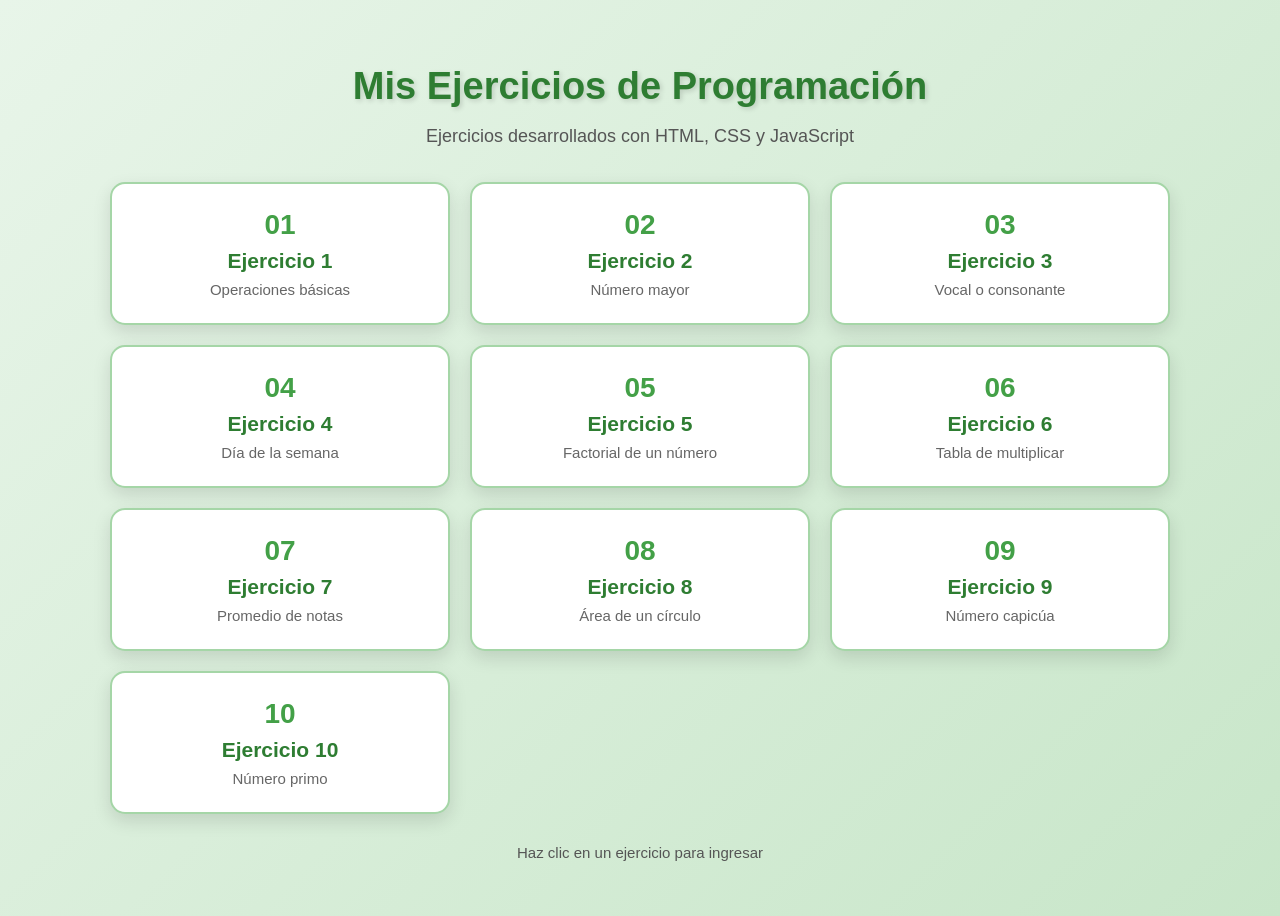
<file: index.html>
<html>
<head>
    <link rel="stylesheet" href="index.css">
</head>

<body>

    <div class="contenedor">

        <h1>Mis Ejercicios de Programación</h1>

        <p class="subtitulo">
            Ejercicios desarrollados con HTML, CSS y JavaScript
        </p>

        <div class="ejercicios">

            <a href="Ejercicio 1.html" class="ejercicio">
                <span>01</span>
                <h2>Ejercicio 1</h2>
                <p>Operaciones básicas</p>
            </a>

            <a href="Ejercicio 2.html" class="ejercicio">
                <span>02</span>
                <h2>Ejercicio 2</h2>
                <p>Número mayor</p>
            </a>

            <a href="Ejercicio 3.html" class="ejercicio">
                <span>03</span>
                <h2>Ejercicio 3</h2>
                <p>Vocal o consonante</p>
            </a>

            <a href="Ejercicio 4.html" class="ejercicio">
                <span>04</span>
                <h2>Ejercicio 4</h2>
                <p>Día de la semana</p>
            </a>

            <a href="Ejercicio 5.html" class="ejercicio">
                <span>05</span>
                <h2>Ejercicio 5</h2>
                <p>Factorial de un número</p>
            </a>

            <a href="Ejercicio 6.html" class="ejercicio">
                <span>06</span>
                <h2>Ejercicio 6</h2>
                <p>Tabla de multiplicar</p>
            </a>

            <a href="Ejercicio 7.html" class="ejercicio">
                <span>07</span>
                <h2>Ejercicio 7</h2>
                <p>Promedio de notas</p>
            </a>

            <a href="Ejercicio 8.html" class="ejercicio">
                <span>08</span>
                <h2>Ejercicio 8</h2>
                <p>Área de un círculo</p>
            </a>

            <a href="Ejercicio 9.html" class="ejercicio">
                <span>09</span>
                <h2>Ejercicio 9</h2>
                <p>Número capicúa</p>
            </a>

            <a href="Ejercicio 10.html" class="ejercicio">
                <span>10</span>
                <h2>Ejercicio 10</h2>
                <p>Número primo</p>
            </a>

        </div>

        <p class="pie">
            Haz clic en un ejercicio para ingresar
        </p>

    </div>

</body>
</html>
</file>
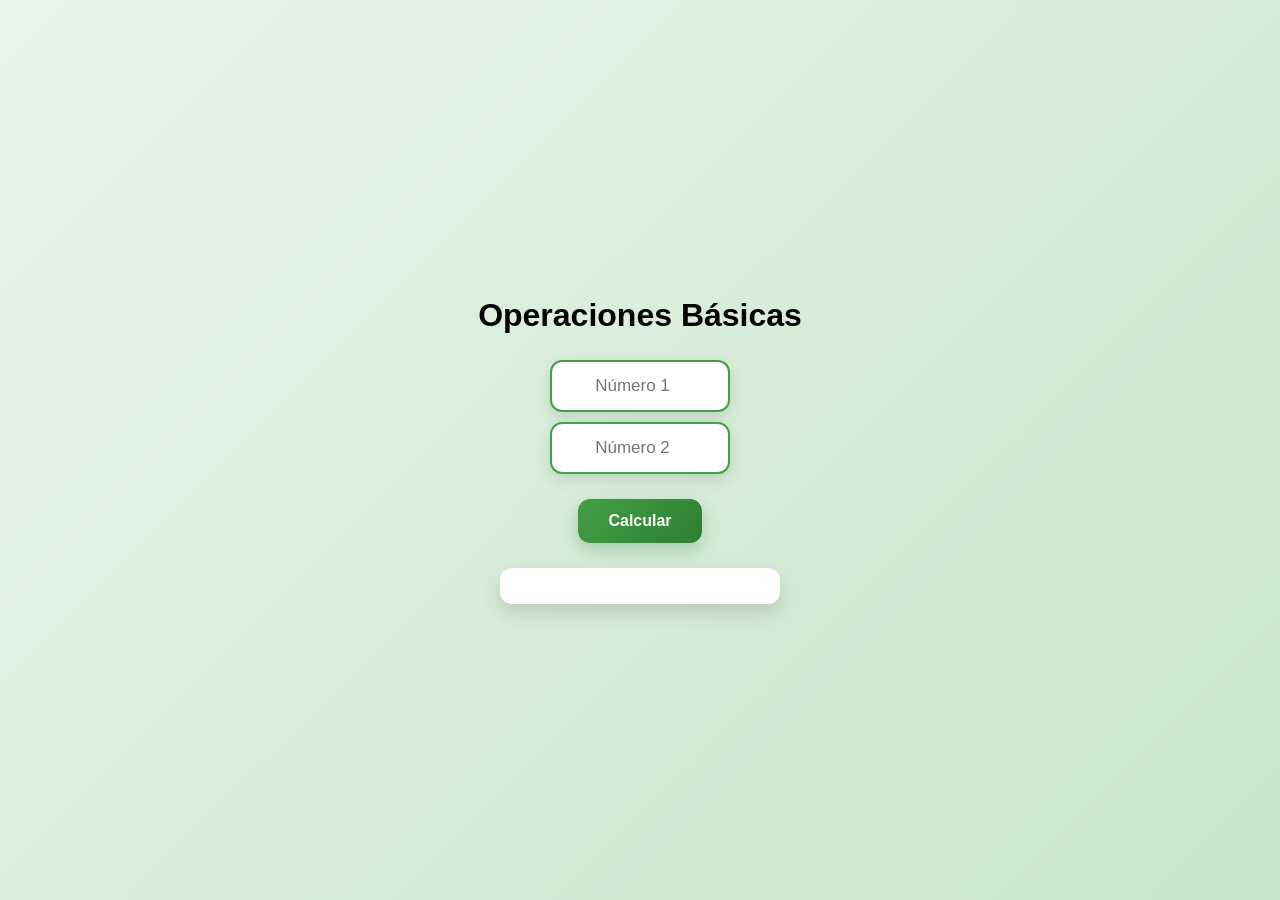
<file: Ejercicio 1.html>
<html>
<head>
    <link rel="stylesheet" href="Ejercicio 1.css">
</head>

<body>

    <h1>Operaciones Básicas</h1>

    <input id="numero1" type="number" placeholder="Número 1">
    <input id="numero2" type="number" placeholder="Número 2">

    <button onclick="calcular()">Calcular</button>

    <p id="resultado"></p>

    <script src="Ejercicio 1.js"></script>

</body>
</html>
</file>
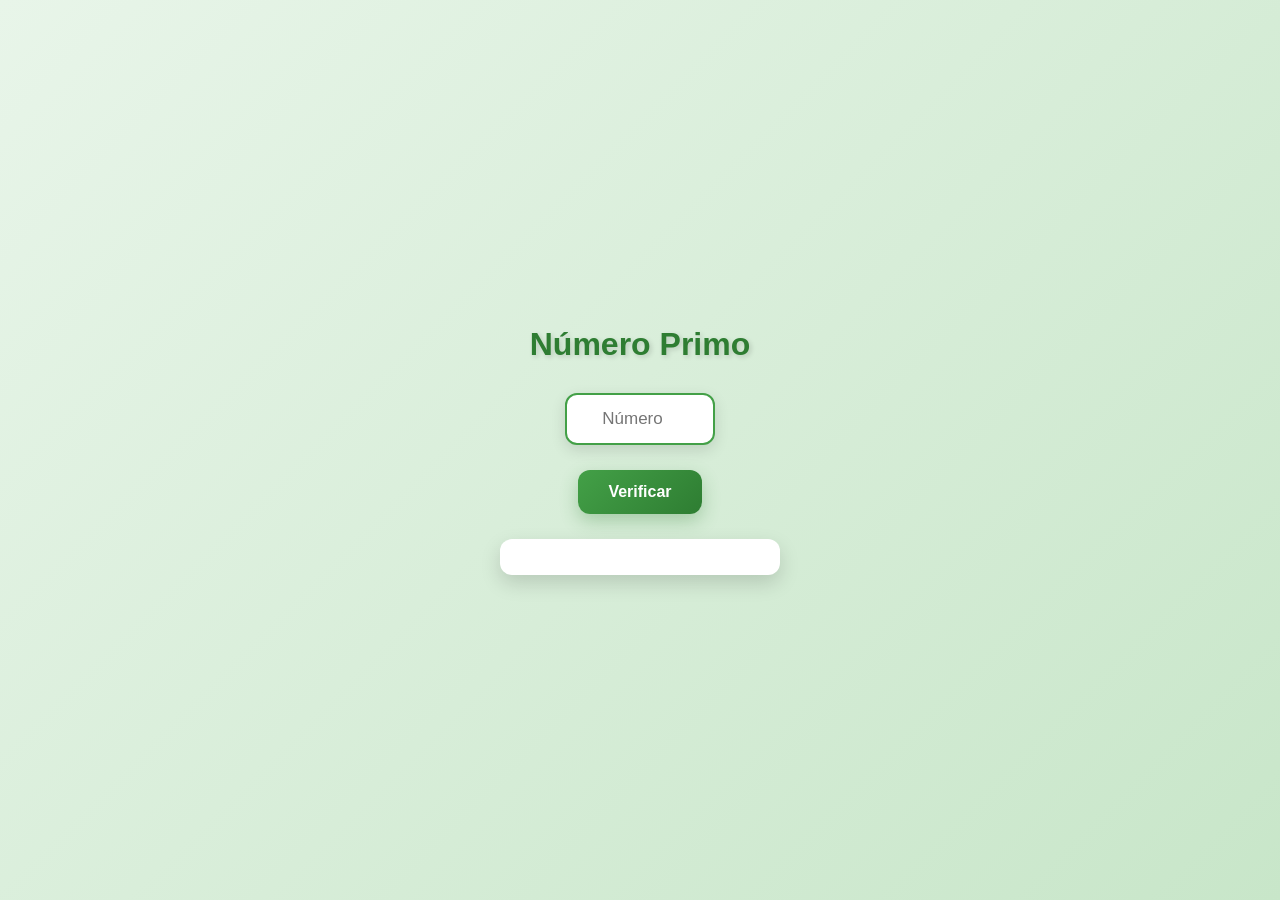
<file: Ejercicio 10.html>
<html>
<head>
    <link rel="stylesheet" href="Ejercicio 10.css">
</head>

<body>

    <h1>Número Primo</h1>

    <input id="numero" type="number" placeholder="Número">

    <button onclick="verificarPrimo()">Verificar</button>

    <p id="resultado"></p>

    <script src="Ejercicio 10.js"></script>

</body>
</html>
</file>
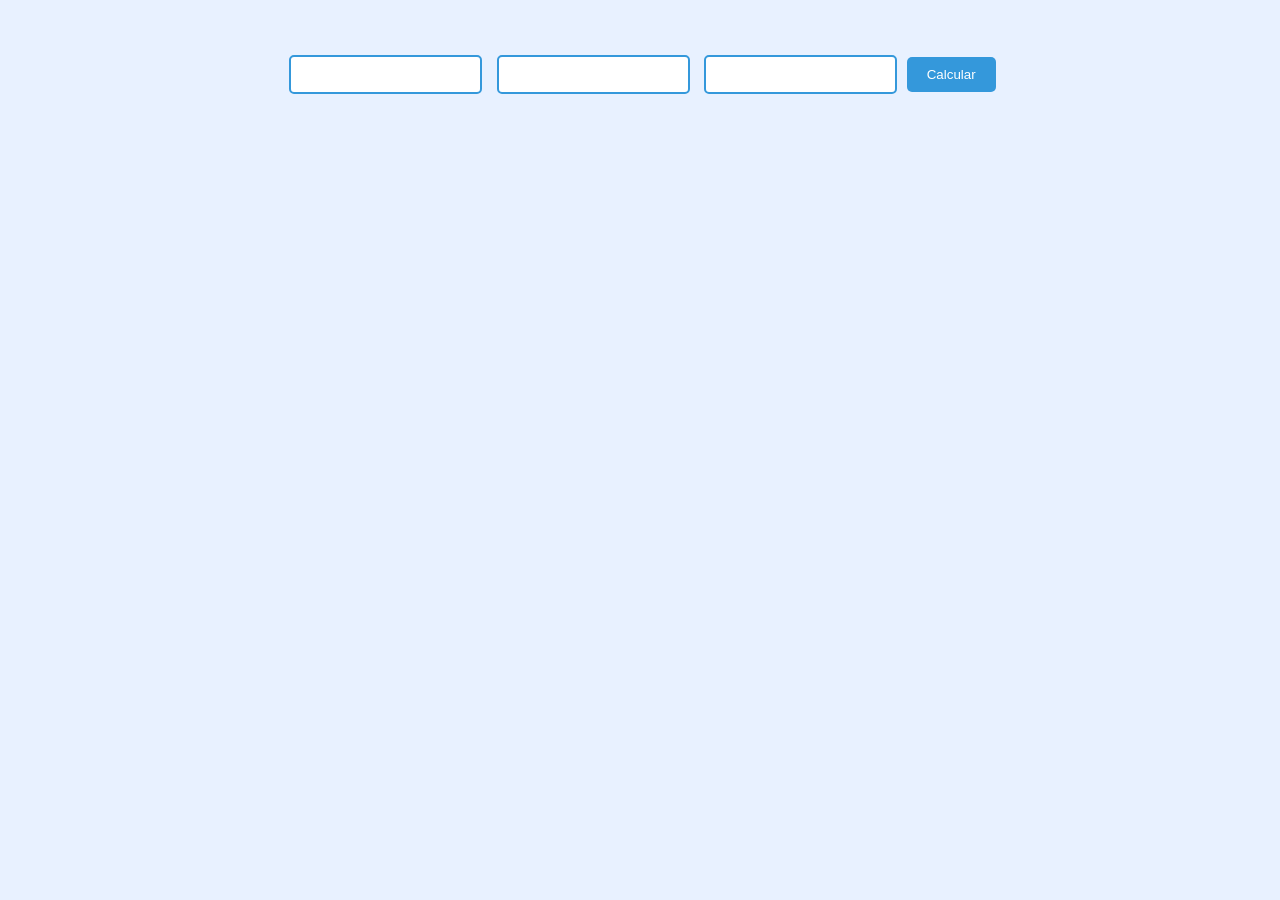
<file: Ejercicio 2.html>
<html>
<head>
    <link rel="stylesheet" href="Ejercicio 2.css">
</head>

<body>

    <input id="numero1" type="number">
    <input id="numero2" type="number">
    <input id="numero3" type="number">

    <button onclick="mayorNumero()">Calcular</button>

    <p id="resultado"></p>

    <script src="Ejercicio 2.js"></script>

</body>
</html>
</file>
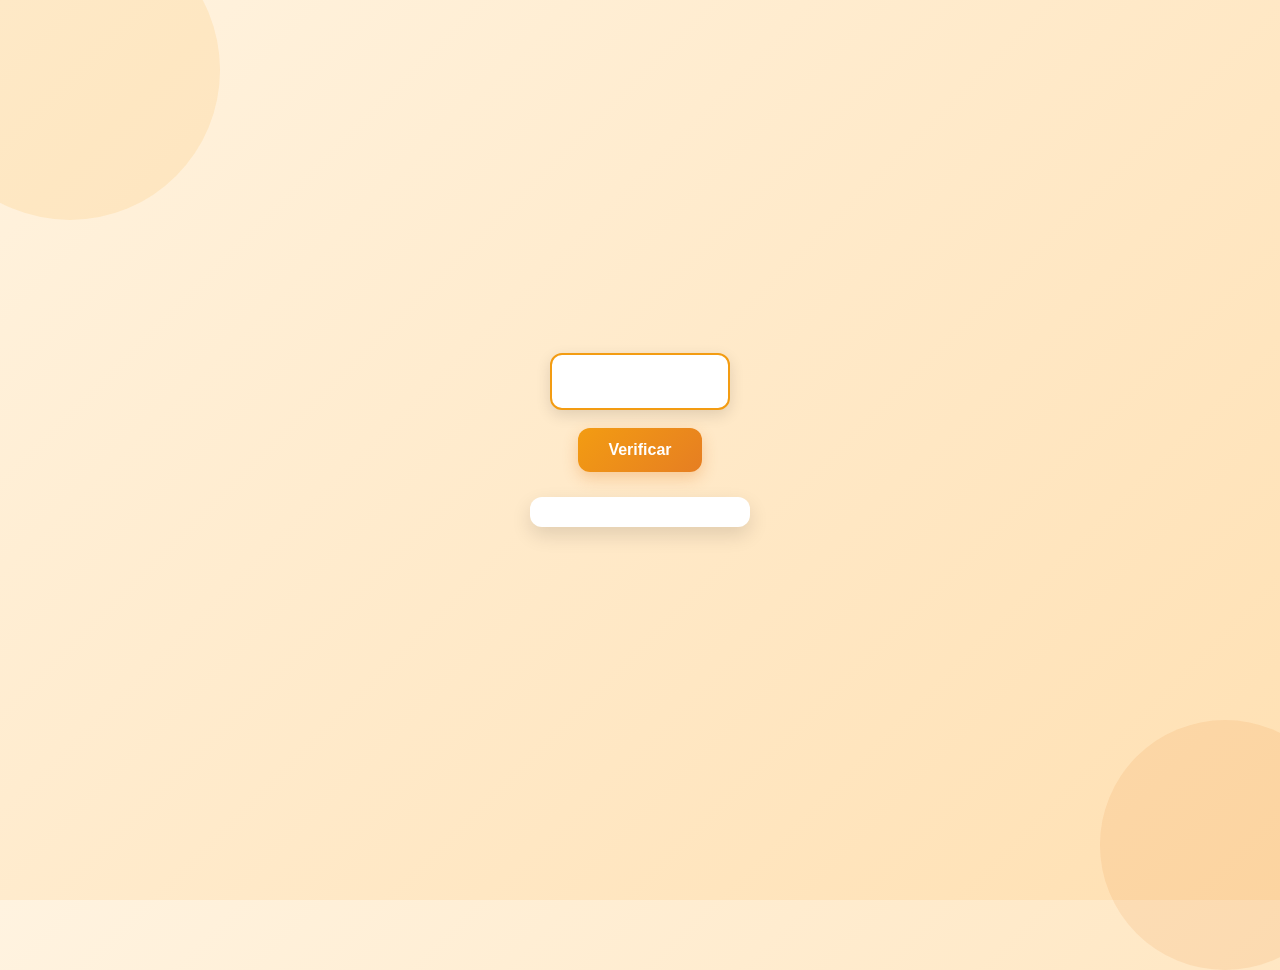
<file: Ejercicio 3.html>
<html>
<head>
    <link rel="stylesheet" href="Ejercicio 3.css">
</head>

<body>
    <input id="letra" type="text">
    <button onclick="verificar()">Verificar</button>
    <p id="resultado"></p>
    <script src="Ejercicio 3.js"></script>
</body>
</html>
</file>
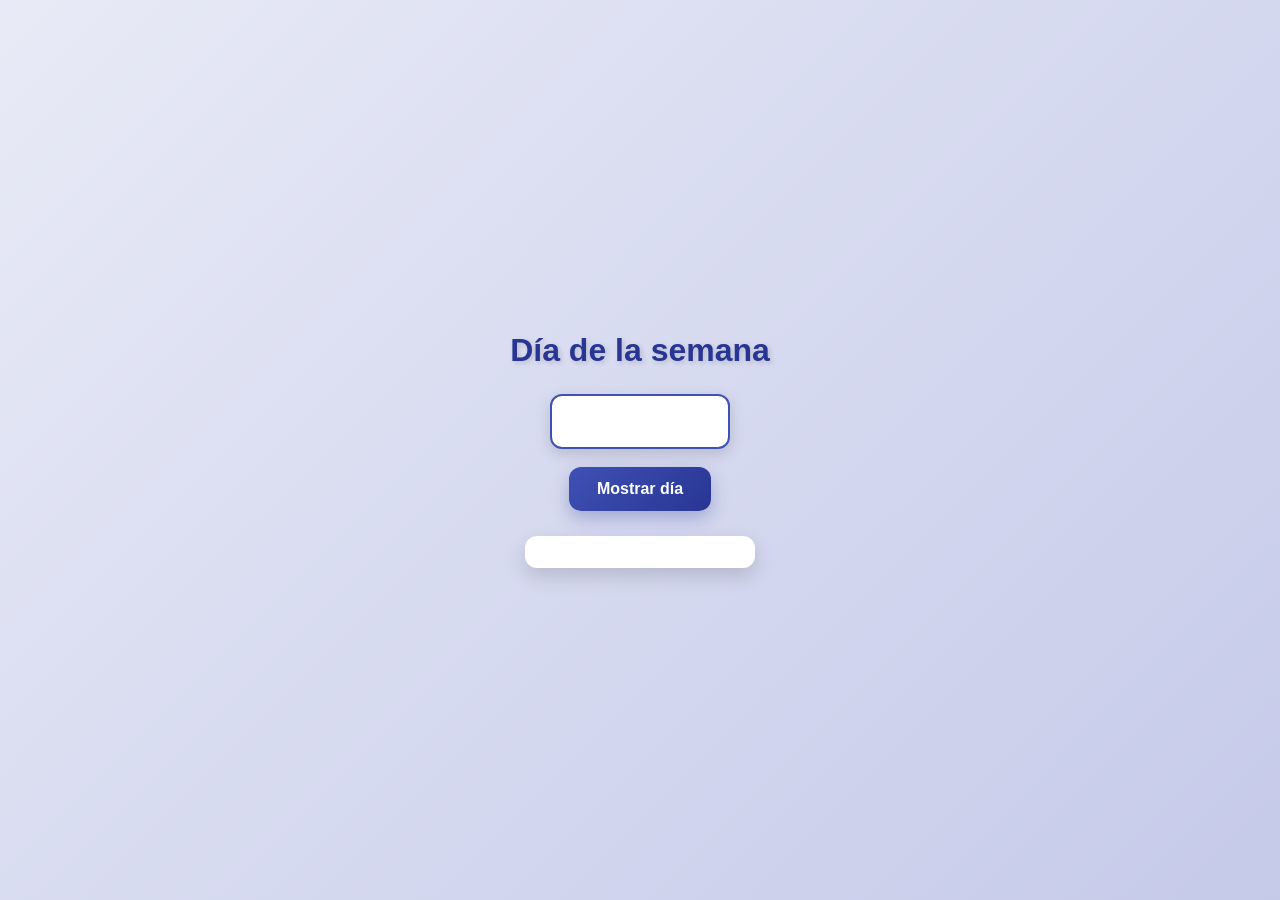
<file: Ejercicio 4.html>
<html>
<head>
    <link rel="stylesheet" href="Ejercicio 4.css">
</head>

<body>

    <h1>Día de la semana</h1>

    <input id="dia" type="number">

    <button onclick="mostrarDia()">Mostrar día</button>

    <p id="resultado"></p>

    <script src="Ejercicio 4.js"></script>

</body>
</html>
</file>
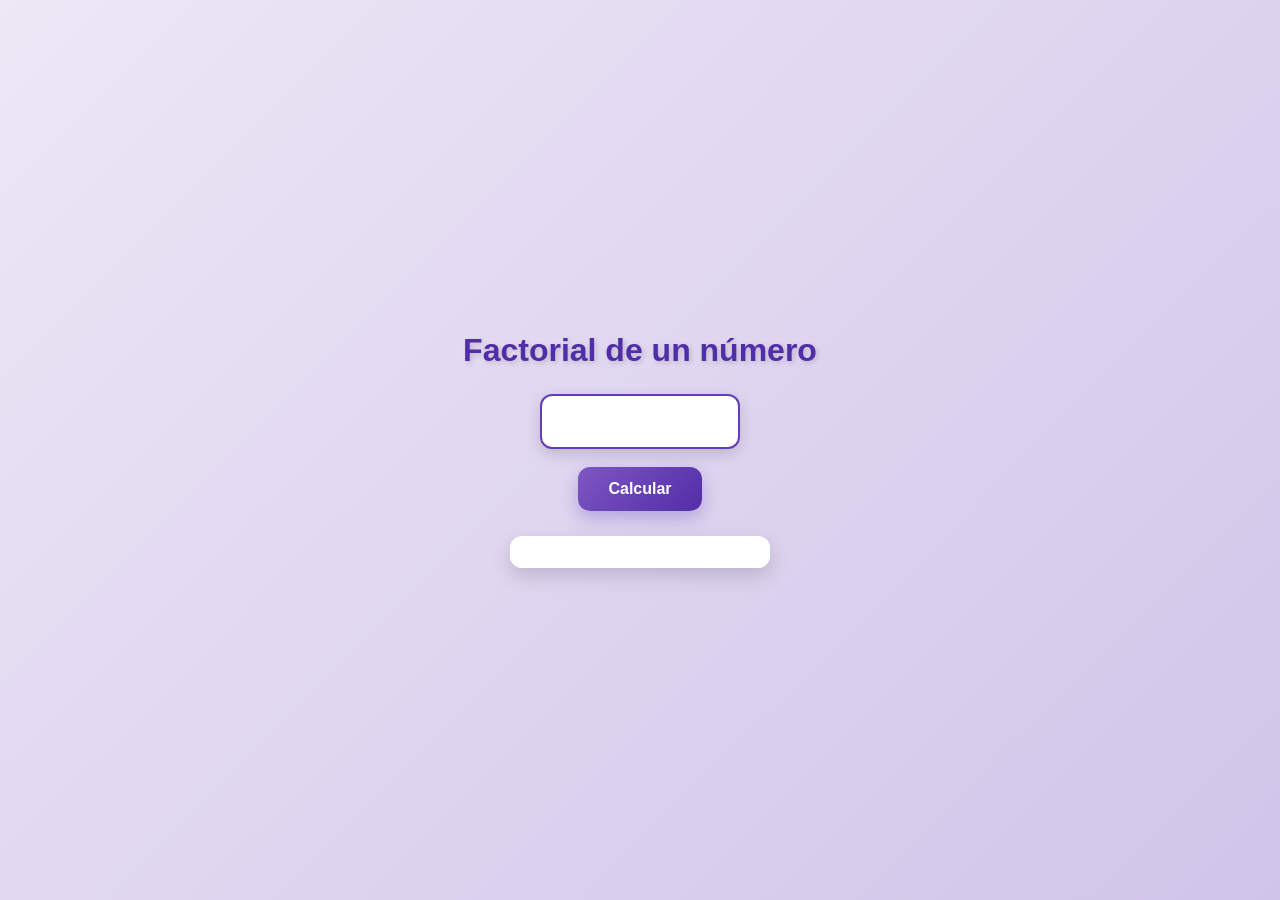
<file: Ejercicio 5.html>
<html>
<head>
    <link rel="stylesheet" href="Ejercicio 5.css">
</head>

<body>

    <h1>Factorial de un número</h1>

    <input id="numero" type="number">

    <button onclick="calcularFactorial()">Calcular</button>

    <p id="resultado"></p>

    <script src="Ejercicio 5.js"></script>

</body>
</html>
</file>
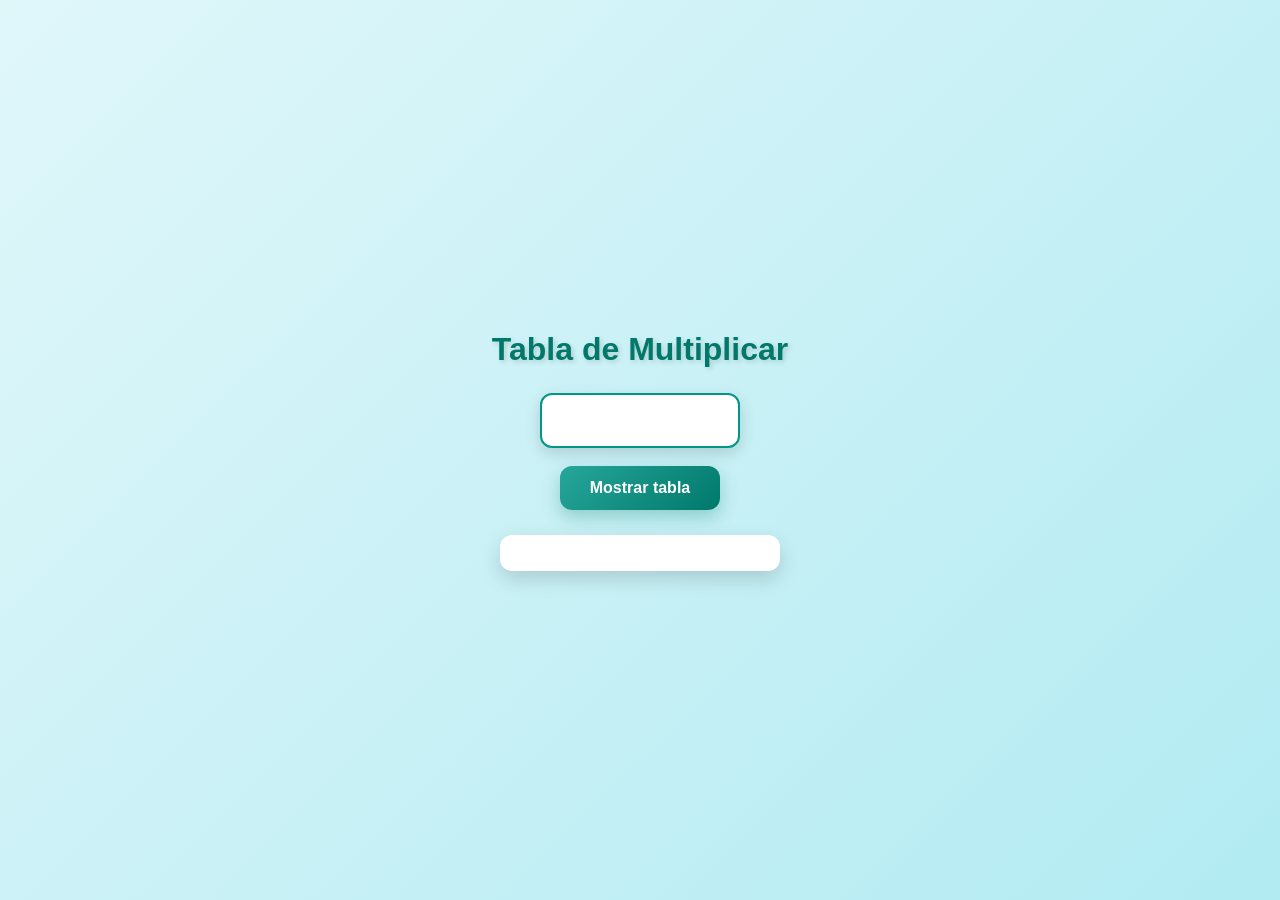
<file: Ejercicio 6.html>
<html>
<head>
    <link rel="stylesheet" href="Ejercicio 6.css">
</head>

<body>

    <h1>Tabla de Multiplicar</h1>

    <input id="numero" type="number">

    <button onclick="mostrarTabla()">Mostrar tabla</button>

    <p id="resultado"></p>

    <script src="Ejercicio 6.js"></script>

</body>
</html>
</file>
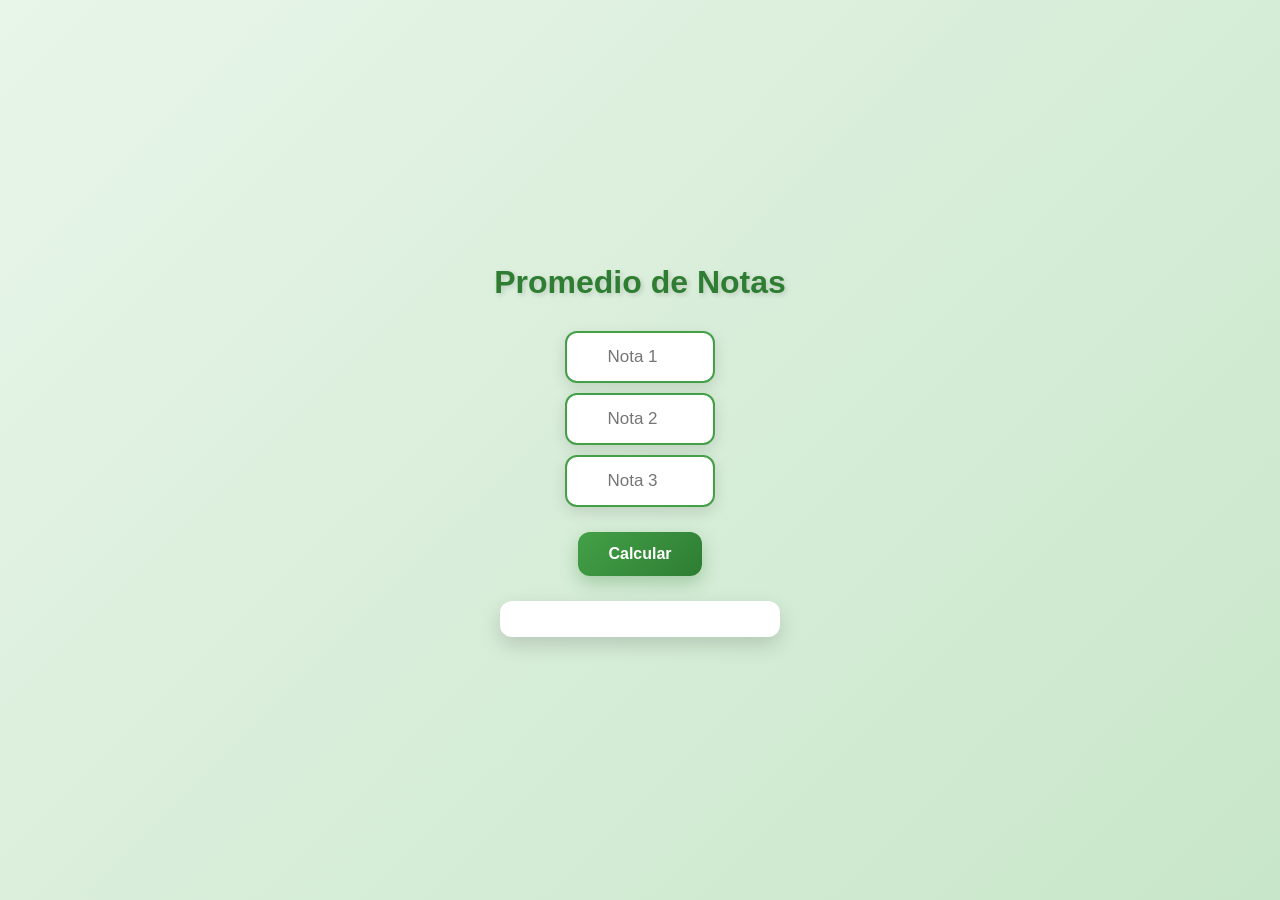
<file: Ejercicio 7.html>
<html>
<head>
    <link rel="stylesheet" href="Ejercicio 7.css">
</head>

<body>

    <h1>Promedio de Notas</h1>

    <input id="nota1" type="number" placeholder="Nota 1">
    <input id="nota2" type="number" placeholder="Nota 2">
    <input id="nota3" type="number" placeholder="Nota 3">

    <button onclick="calcularPromedio()">Calcular</button>

    <p id="resultado"></p>

    <script src="Ejercicio 7.js"></script>

</body>
</html>
</file>
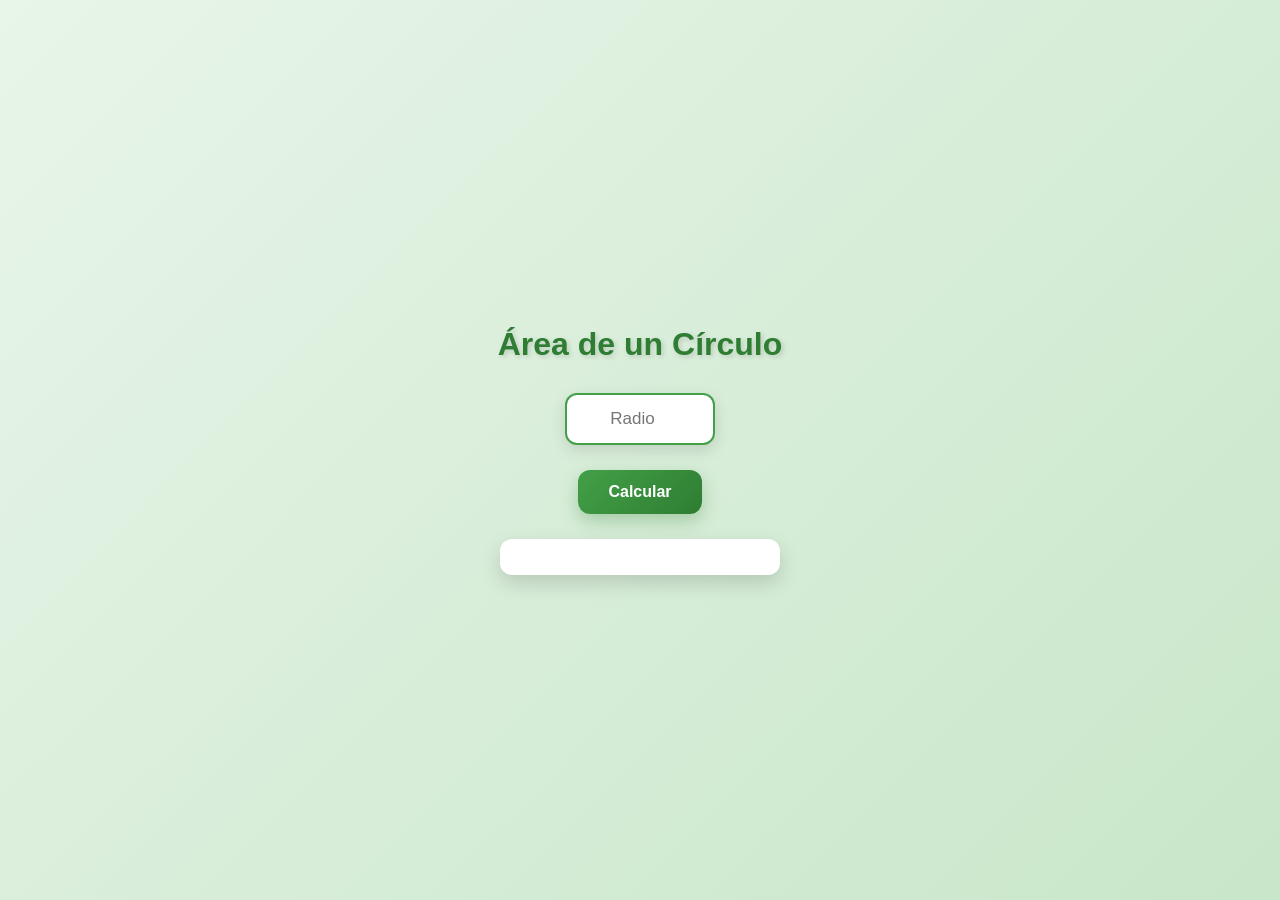
<file: Ejercicio 8.html>
<html>
<head>
    <link rel="stylesheet" href="Ejercicio 8.css">
</head>

<body>

    <h1>Área de un Círculo</h1>

    <input id="radio" type="number" placeholder="Radio">

    <button onclick="calcularArea()">Calcular</button>

    <p id="resultado"></p>

    <script src="Ejercicio 8.js"></script>

</body>
</html>
</file>
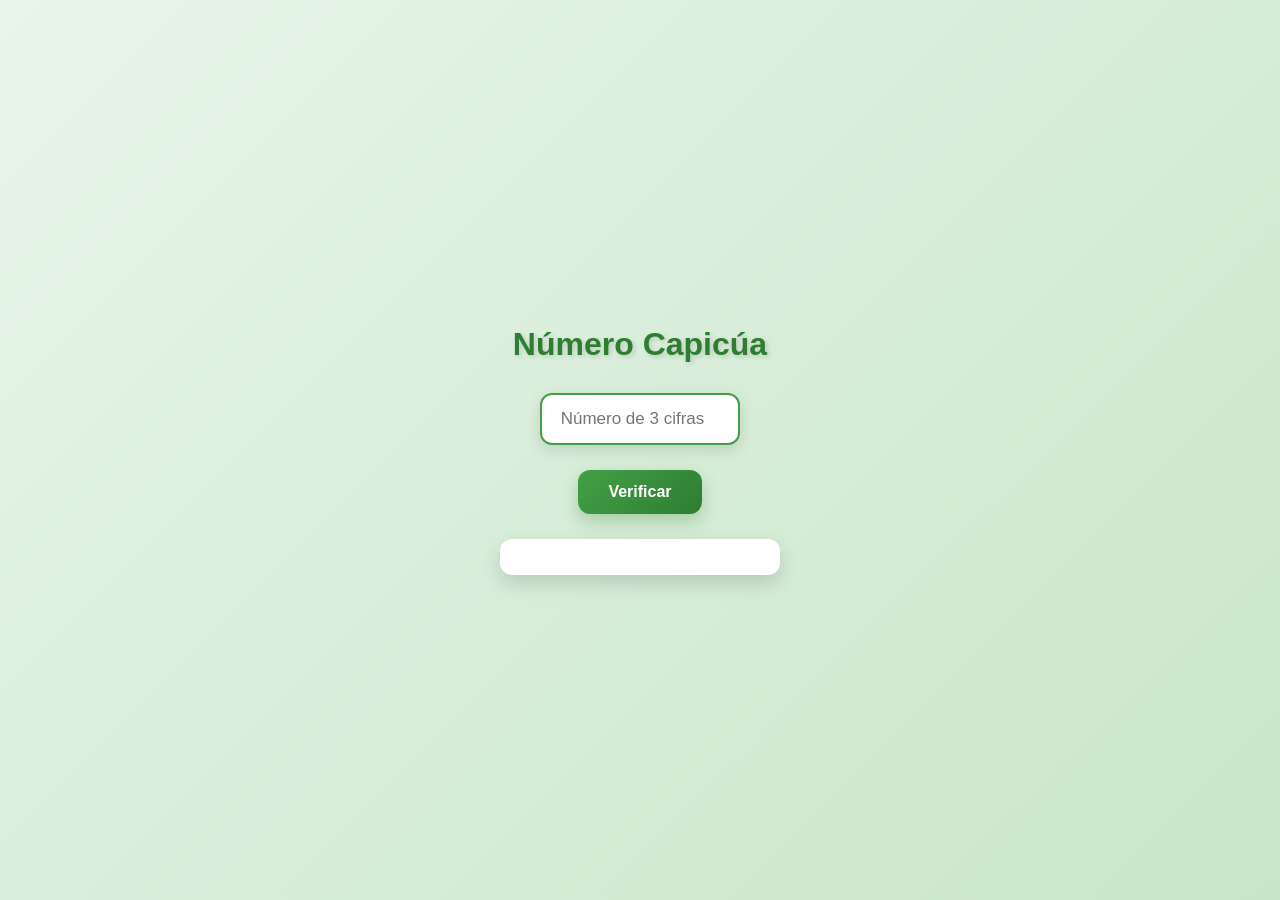
<file: Ejercicio 9.html>
<html>
<head>
    <link rel="stylesheet" href="Ejercicio 9.css">
</head>

<body>

    <h1>Número Capicúa</h1>

    <input id="numero" type="number" placeholder="Número de 3 cifras">

    <button onclick="verificarCapicua()">Verificar</button>

    <p id="resultado"></p>

    <script src="Ejercicio 9.js"></script>

</body>
</html>
</file>
<file: index.css>
* {
    box-sizing: border-box;
}

body {
    margin: 0;
    min-height: 100vh;
    font-family: Arial, sans-serif;
    background: linear-gradient(135deg, #e8f5e9, #c8e6c9);
    display: flex;
    justify-content: center;
    align-items: center;
}

.contenedor {
    width: 90%;
    max-width: 1100px;
    text-align: center;
    padding: 40px 20px;
}

h1 {
    color: #2e7d32;
    font-size: 38px;
    margin-bottom: 10px;
    text-shadow: 2px 2px 5px rgba(0, 0, 0, 0.15);
}

.subtitulo {
    color: #555;
    font-size: 18px;
    margin-bottom: 35px;
}

.ejercicios {
    display: grid;
    grid-template-columns: repeat(3, 1fr);
    gap: 20px;
}

.ejercicio {
    text-decoration: none;
    background-color: white;
    padding: 25px 20px;
    border-radius: 15px;
    border: 2px solid #a5d6a7;
    box-shadow: 0 7px 18px rgba(0, 0, 0, 0.12);
    transition: 0.3s;
}

.ejercicio span {
    display: block;
    color: #43a047;
    font-size: 28px;
    font-weight: bold;
    margin-bottom: 8px;
}

.ejercicio h2 {
    color: #2e7d32;
    font-size: 21px;
    margin: 5px 0;
}

.ejercicio p {
    color: #666;
    font-size: 15px;
    margin: 8px 0 0;
}

.ejercicio:hover {
    transform: translateY(-7px);
    border-color: #43a047;
    box-shadow: 0 12px 25px rgba(46, 125, 50, 0.25);
    background-color: #f1f8f2;
}

.pie {
    margin-top: 30px;
    color: #555;
    font-size: 15px;
}

@media (max-width: 750px) {

    .ejercicios {
        grid-template-columns: repeat(2, 1fr);
    }

    h1 {
        font-size: 30px;
    }
}

@media (max-width: 500px) {

    .ejercicios {
        grid-template-columns: 1fr;
    }

    h1 {
        font-size: 26px;
    }
}
</file>
<file: Ejercicio 1.css>
* {
    box-sizing: border-box;
}

body {
    margin: 0;
    min-height: 100vh;
    font-family: Arial, sans-serif;
    background: linear-gradient(135deg, #e8f5e9, #c8e6c9);
    display: flex;
    flex-direction: column;
    justify-content: center;
    align-items: center;
}

input {
    width: 180px;
    padding: 14px;
    margin: 5px;
    text-align: center;
    font-size: 17px;
    border: 2px solid #43a047;
    border-radius: 12px;
    outline: none;
    background-color: white;
    box-shadow: 0 5px 15px rgba(0, 0, 0, 0.12);
}

input:focus {
    border-color: #2e7d32;
    box-shadow: 0 0 12px rgba(46, 125, 50, 0.4);
}

button {
    margin-top: 20px;
    padding: 13px 30px;
    font-size: 16px;
    font-weight: bold;
    color: white;
    background: linear-gradient(135deg, #43a047, #2e7d32);
    border: none;
    border-radius: 12px;
    cursor: pointer;
    box-shadow: 0 7px 18px rgba(46, 125, 50, 0.3);
    transition: 0.3s;
}

button:hover {
    transform: translateY(-3px);
    box-shadow: 0 10px 22px rgba(46, 125, 50, 0.4);
}

p {
    min-width: 280px;
    padding: 18px 25px;
    margin-top: 25px;
    background-color: white;
    color: #2e7d32;
    font-size: 20px;
    font-weight: bold;
    text-align: center;
    line-height: 1.7;
    border-radius: 12px;
    box-shadow: 0 8px 20px rgba(0, 0, 0, 0.15);
}
</file>
<file: Ejercicio 10.css>
* {
    box-sizing: border-box;
}

body {
    margin: 0;
    min-height: 100vh;
    font-family: Arial, sans-serif;
    background: linear-gradient(135deg, #e8f5e9, #c8e6c9);
    display: flex;
    flex-direction: column;
    justify-content: center;
    align-items: center;
}

h1 {
    color: #2e7d32;
    font-size: 32px;
    margin-bottom: 25px;
    text-shadow: 2px 2px 5px rgba(0, 0, 0, 0.15);
}

input {
    width: 150px;
    padding: 14px;
    margin: 5px;
    text-align: center;
    font-size: 17px;
    border: 2px solid #43a047;
    border-radius: 12px;
    outline: none;
    background-color: white;
    box-shadow: 0 5px 15px rgba(0, 0, 0, 0.12);
}

input:focus {
    border-color: #2e7d32;
    box-shadow: 0 0 12px rgba(46, 125, 50, 0.4);
}

button {
    margin-top: 20px;
    padding: 13px 30px;
    font-size: 16px;
    font-weight: bold;
    color: white;
    background: linear-gradient(135deg, #43a047, #2e7d32);
    border: none;
    border-radius: 12px;
    cursor: pointer;
    box-shadow: 0 7px 18px rgba(46, 125, 50, 0.3);
    transition: 0.3s;
}

button:hover {
    transform: translateY(-3px);
    box-shadow: 0 10px 22px rgba(46, 125, 50, 0.4);
}

p {
    min-width: 280px;
    padding: 18px 25px;
    margin-top: 25px;
    background-color: white;
    color: #2e7d32;
    font-size: 21px;
    font-weight: bold;
    text-align: center;
    line-height: 1.7;
    border-radius: 12px;
    box-shadow: 0 8px 20px rgba(0, 0, 0, 0.15);
}
</file>
<file: Ejercicio 2.css>
body {
    font-family: Arial;
    text-align: center;
    margin-top: 50px;
    background-color: #e8f1ff;
}

input {
    padding: 10px;
    margin: 5px;
    border: 2px solid #3498db;
    border-radius: 5px;
}

button {
    padding: 10px 20px;
    background-color: #3498db;
    color: white;
    border: none;
    border-radius: 5px;
    cursor: pointer;
}

button:hover {
    background-color: #217dbb;
}

p {
    font-size: 20px;
    color: #1f4e79;
    font-weight: bold;
}
</file>
<file: Ejercicio 3.css>
* {
    box-sizing: border-box;
}

body {
    margin: 0;
    min-height: 100vh;
    font-family: Arial, sans-serif;
    background: linear-gradient(135deg, #fff3e0, #ffe0b2);
    display: flex;
    justify-content: center;
    align-items: center;
}

body::before {
    content: "";
    position: absolute;
    width: 300px;
    height: 300px;
    background: #f39c12;
    border-radius: 50%;
    opacity: 0.12;
    top: -80px;
    left: -80px;
}

body::after {
    content: "";
    position: absolute;
    width: 250px;
    height: 250px;
    background: #e67e22;
    border-radius: 50%;
    opacity: 0.12;
    bottom: -70px;
    right: -70px;
}

body {
    flex-direction: column;
}

input {
    width: 180px;
    padding: 15px;
    font-size: 20px;
    text-align: center;
    border: 2px solid #f39c12;
    border-radius: 12px;
    outline: none;
    background-color: white;
    box-shadow: 0 5px 15px rgba(0, 0, 0, 0.12);
    transition: 0.3s;
}

input:focus {
    border-color: #e67e22;
    box-shadow: 0 0 10px rgba(243, 156, 18, 0.4);
    transform: scale(1.03);
}

button {
    margin-top: 18px;
    padding: 13px 30px;
    font-size: 16px;
    font-weight: bold;
    color: white;
    background: linear-gradient(135deg, #f39c12, #e67e22);
    border: none;
    border-radius: 12px;
    cursor: pointer;
    box-shadow: 0 6px 15px rgba(230, 126, 34, 0.3);
    transition: 0.3s;
}

button:hover {
    transform: translateY(-3px);
    box-shadow: 0 9px 20px rgba(230, 126, 34, 0.4);
}

button:active {
    transform: scale(0.97);
}

p {
    min-width: 220px;
    padding: 15px 25px;
    margin-top: 25px;
    background-color: white;
    color: #a55d00;
    font-size: 21px;
    font-weight: bold;
    border-radius: 12px;
    box-shadow: 0 8px 20px rgba(0, 0, 0, 0.12);
}
</file>
<file: Ejercicio 4.css>
* {
    box-sizing: border-box;
}

body {
    margin: 0;
    min-height: 100vh;
    font-family: Arial, sans-serif;
    background: linear-gradient(135deg, #e8eaf6, #c5cae9);
    display: flex;
    flex-direction: column;
    justify-content: center;
    align-items: center;
}

h1 {
    color: #283593;
    font-size: 32px;
    margin-bottom: 25px;
    text-shadow: 2px 2px 5px rgba(0, 0, 0, 0.15);
}

input {
    width: 180px;
    padding: 14px;
    text-align: center;
    font-size: 20px;
    border: 2px solid #3f51b5;
    border-radius: 12px;
    outline: none;
    background-color: white;
    box-shadow: 0 5px 15px rgba(0, 0, 0, 0.15);
}

input:focus {
    border-color: #283593;
    box-shadow: 0 0 12px rgba(63, 81, 181, 0.4);
}

button {
    margin-top: 18px;
    padding: 13px 28px;
    font-size: 16px;
    font-weight: bold;
    color: white;
    background: linear-gradient(135deg, #3f51b5, #283593);
    border: none;
    border-radius: 12px;
    cursor: pointer;
    box-shadow: 0 7px 18px rgba(40, 53, 147, 0.3);
    transition: 0.3s;
}

button:hover {
    transform: translateY(-3px);
    box-shadow: 0 10px 22px rgba(40, 53, 147, 0.4);
}

p {
    min-width: 230px;
    padding: 16px 25px;
    margin-top: 25px;
    background-color: white;
    color: #283593;
    text-align: center;
    font-size: 22px;
    font-weight: bold;
    border-radius: 12px;
    box-shadow: 0 8px 20px rgba(0, 0, 0, 0.15);
}
</file>
<file: Ejercicio 5.css>
* {
    box-sizing: border-box;
}

body {
    margin: 0;
    min-height: 100vh;
    font-family: Arial, sans-serif;
    background: linear-gradient(135deg, #ede7f6, #d1c4e9);
    display: flex;
    flex-direction: column;
    justify-content: center;
    align-items: center;
}

h1 {
    color: #512da8;
    font-size: 32px;
    margin-bottom: 25px;
    text-shadow: 2px 2px 5px rgba(0, 0, 0, 0.15);
}

input {
    width: 200px;
    padding: 14px;
    text-align: center;
    font-size: 20px;
    border: 2px solid #673ab7;
    border-radius: 12px;
    outline: none;
    background: white;
    box-shadow: 0 5px 15px rgba(0, 0, 0, 0.15);
}

input:focus {
    border-color: #512da8;
    box-shadow: 0 0 12px rgba(81, 45, 168, 0.4);
}

button {
    margin-top: 18px;
    padding: 13px 30px;
    font-size: 16px;
    font-weight: bold;
    color: white;
    background: linear-gradient(135deg, #7e57c2, #512da8);
    border: none;
    border-radius: 12px;
    cursor: pointer;
    box-shadow: 0 7px 18px rgba(81, 45, 168, 0.3);
    transition: 0.3s;
}

button:hover {
    transform: translateY(-3px);
    box-shadow: 0 10px 22px rgba(81, 45, 168, 0.4);
}

p {
    min-width: 260px;
    padding: 16px 25px;
    margin-top: 25px;
    background-color: white;
    color: #512da8;
    text-align: center;
    font-size: 21px;
    font-weight: bold;
    border-radius: 12px;
    box-shadow: 0 8px 20px rgba(0, 0, 0, 0.15);
}
</file>
<file: Ejercicio 6.css>
* {
    box-sizing: border-box;
}

body {
    margin: 0;
    min-height: 100vh;
    font-family: Arial, sans-serif;
    background: linear-gradient(135deg, #e0f7fa, #b2ebf2);
    display: flex;
    flex-direction: column;
    justify-content: center;
    align-items: center;
}

h1 {
    color: #00796b;
    font-size: 32px;
    margin-bottom: 25px;
    text-shadow: 2px 2px 5px rgba(0, 0, 0, 0.15);
}

input {
    width: 200px;
    padding: 14px;
    text-align: center;
    font-size: 20px;
    border: 2px solid #009688;
    border-radius: 12px;
    outline: none;
    background-color: white;
    box-shadow: 0 5px 15px rgba(0, 0, 0, 0.15);
}

input:focus {
    border-color: #00796b;
    box-shadow: 0 0 12px rgba(0, 121, 107, 0.4);
}

button {
    margin-top: 18px;
    padding: 13px 30px;
    font-size: 16px;
    font-weight: bold;
    color: white;
    background: linear-gradient(135deg, #26a69a, #00796b);
    border: none;
    border-radius: 12px;
    cursor: pointer;
    box-shadow: 0 7px 18px rgba(0, 121, 107, 0.3);
    transition: 0.3s;
}

button:hover {
    transform: translateY(-3px);
    box-shadow: 0 10px 22px rgba(0, 121, 107, 0.4);
}

p {
    min-width: 280px;
    padding: 18px 30px;
    margin-top: 25px;
    background-color: white;
    color: #00796b;
    font-size: 19px;
    font-weight: bold;
    line-height: 1.8;
    text-align: left;
    border-radius: 12px;
    box-shadow: 0 8px 20px rgba(0, 0, 0, 0.15);
}
</file>
<file: Ejercicio 7.css>
* {
    box-sizing: border-box;
}

body {
    margin: 0;
    min-height: 100vh;
    font-family: Arial, sans-serif;
    background: linear-gradient(135deg, #e8f5e9, #c8e6c9);
    display: flex;
    flex-direction: column;
    justify-content: center;
    align-items: center;
}

h1 {
    color: #2e7d32;
    font-size: 32px;
    margin-bottom: 25px;
    text-shadow: 2px 2px 5px rgba(0, 0, 0, 0.15);
}

input {
    width: 150px;
    padding: 14px;
    margin: 5px;
    text-align: center;
    font-size: 17px;
    border: 2px solid #43a047;
    border-radius: 12px;
    outline: none;
    background-color: white;
    box-shadow: 0 5px 15px rgba(0, 0, 0, 0.12);
}

input:focus {
    border-color: #2e7d32;
    box-shadow: 0 0 12px rgba(46, 125, 50, 0.4);
}

button {
    margin-top: 20px;
    padding: 13px 30px;
    font-size: 16px;
    font-weight: bold;
    color: white;
    background: linear-gradient(135deg, #43a047, #2e7d32);
    border: none;
    border-radius: 12px;
    cursor: pointer;
    box-shadow: 0 7px 18px rgba(46, 125, 50, 0.3);
    transition: 0.3s;
}

button:hover {
    transform: translateY(-3px);
    box-shadow: 0 10px 22px rgba(46, 125, 50, 0.4);
}

p {
    min-width: 280px;
    padding: 18px 25px;
    margin-top: 25px;
    background-color: white;
    color: #2e7d32;
    font-size: 21px;
    font-weight: bold;
    text-align: center;
    line-height: 1.7;
    border-radius: 12px;
    box-shadow: 0 8px 20px rgba(0, 0, 0, 0.15);
}
</file>
<file: Ejercicio 8.css>
* {
    box-sizing: border-box;
}

body {
    margin: 0;
    min-height: 100vh;
    font-family: Arial, sans-serif;
    background: linear-gradient(135deg, #e8f5e9, #c8e6c9);
    display: flex;
    flex-direction: column;
    justify-content: center;
    align-items: center;
}

h1 {
    color: #2e7d32;
    font-size: 32px;
    margin-bottom: 25px;
    text-shadow: 2px 2px 5px rgba(0, 0, 0, 0.15);
}

input {
    width: 150px;
    padding: 14px;
    margin: 5px;
    text-align: center;
    font-size: 17px;
    border: 2px solid #43a047;
    border-radius: 12px;
    outline: none;
    background-color: white;
    box-shadow: 0 5px 15px rgba(0, 0, 0, 0.12);
}

input:focus {
    border-color: #2e7d32;
    box-shadow: 0 0 12px rgba(46, 125, 50, 0.4);
}

button {
    margin-top: 20px;
    padding: 13px 30px;
    font-size: 16px;
    font-weight: bold;
    color: white;
    background: linear-gradient(135deg, #43a047, #2e7d32);
    border: none;
    border-radius: 12px;
    cursor: pointer;
    box-shadow: 0 7px 18px rgba(46, 125, 50, 0.3);
    transition: 0.3s;
}

button:hover {
    transform: translateY(-3px);
    box-shadow: 0 10px 22px rgba(46, 125, 50, 0.4);
}

p {
    min-width: 280px;
    padding: 18px 25px;
    margin-top: 25px;
    background-color: white;
    color: #2e7d32;
    font-size: 21px;
    font-weight: bold;
    text-align: center;
    line-height: 1.7;
    border-radius: 12px;
    box-shadow: 0 8px 20px rgba(0, 0, 0, 0.15);
}
</file>
<file: Ejercicio 9.css>
* {
    box-sizing: border-box;
}

body {
    margin: 0;
    min-height: 100vh;
    font-family: Arial, sans-serif;
    background: linear-gradient(135deg, #e8f5e9, #c8e6c9);
    display: flex;
    flex-direction: column;
    justify-content: center;
    align-items: center;
}

h1 {
    color: #2e7d32;
    font-size: 32px;
    margin-bottom: 25px;
    text-shadow: 2px 2px 5px rgba(0, 0, 0, 0.15);
}

input {
    width: 200px;
    padding: 14px;
    margin: 5px;
    text-align: center;
    font-size: 17px;
    border: 2px solid #43a047;
    border-radius: 12px;
    outline: none;
    background-color: white;
    box-shadow: 0 5px 15px rgba(0, 0, 0, 0.12);
}

input:focus {
    border-color: #2e7d32;
    box-shadow: 0 0 12px rgba(46, 125, 50, 0.4);
}

button {
    margin-top: 20px;
    padding: 13px 30px;
    font-size: 16px;
    font-weight: bold;
    color: white;
    background: linear-gradient(135deg, #43a047, #2e7d32);
    border: none;
    border-radius: 12px;
    cursor: pointer;
    box-shadow: 0 7px 18px rgba(46, 125, 50, 0.3);
    transition: 0.3s;
}

button:hover {
    transform: translateY(-3px);
    box-shadow: 0 10px 22px rgba(46, 125, 50, 0.4);
}

p {
    min-width: 280px;
    padding: 18px 25px;
    margin-top: 25px;
    background-color: white;
    color: #2e7d32;
    font-size: 21px;
    font-weight: bold;
    text-align: center;
    line-height: 1.7;
    border-radius: 12px;
    box-shadow: 0 8px 20px rgba(0, 0, 0, 0.15);
}
</file>
